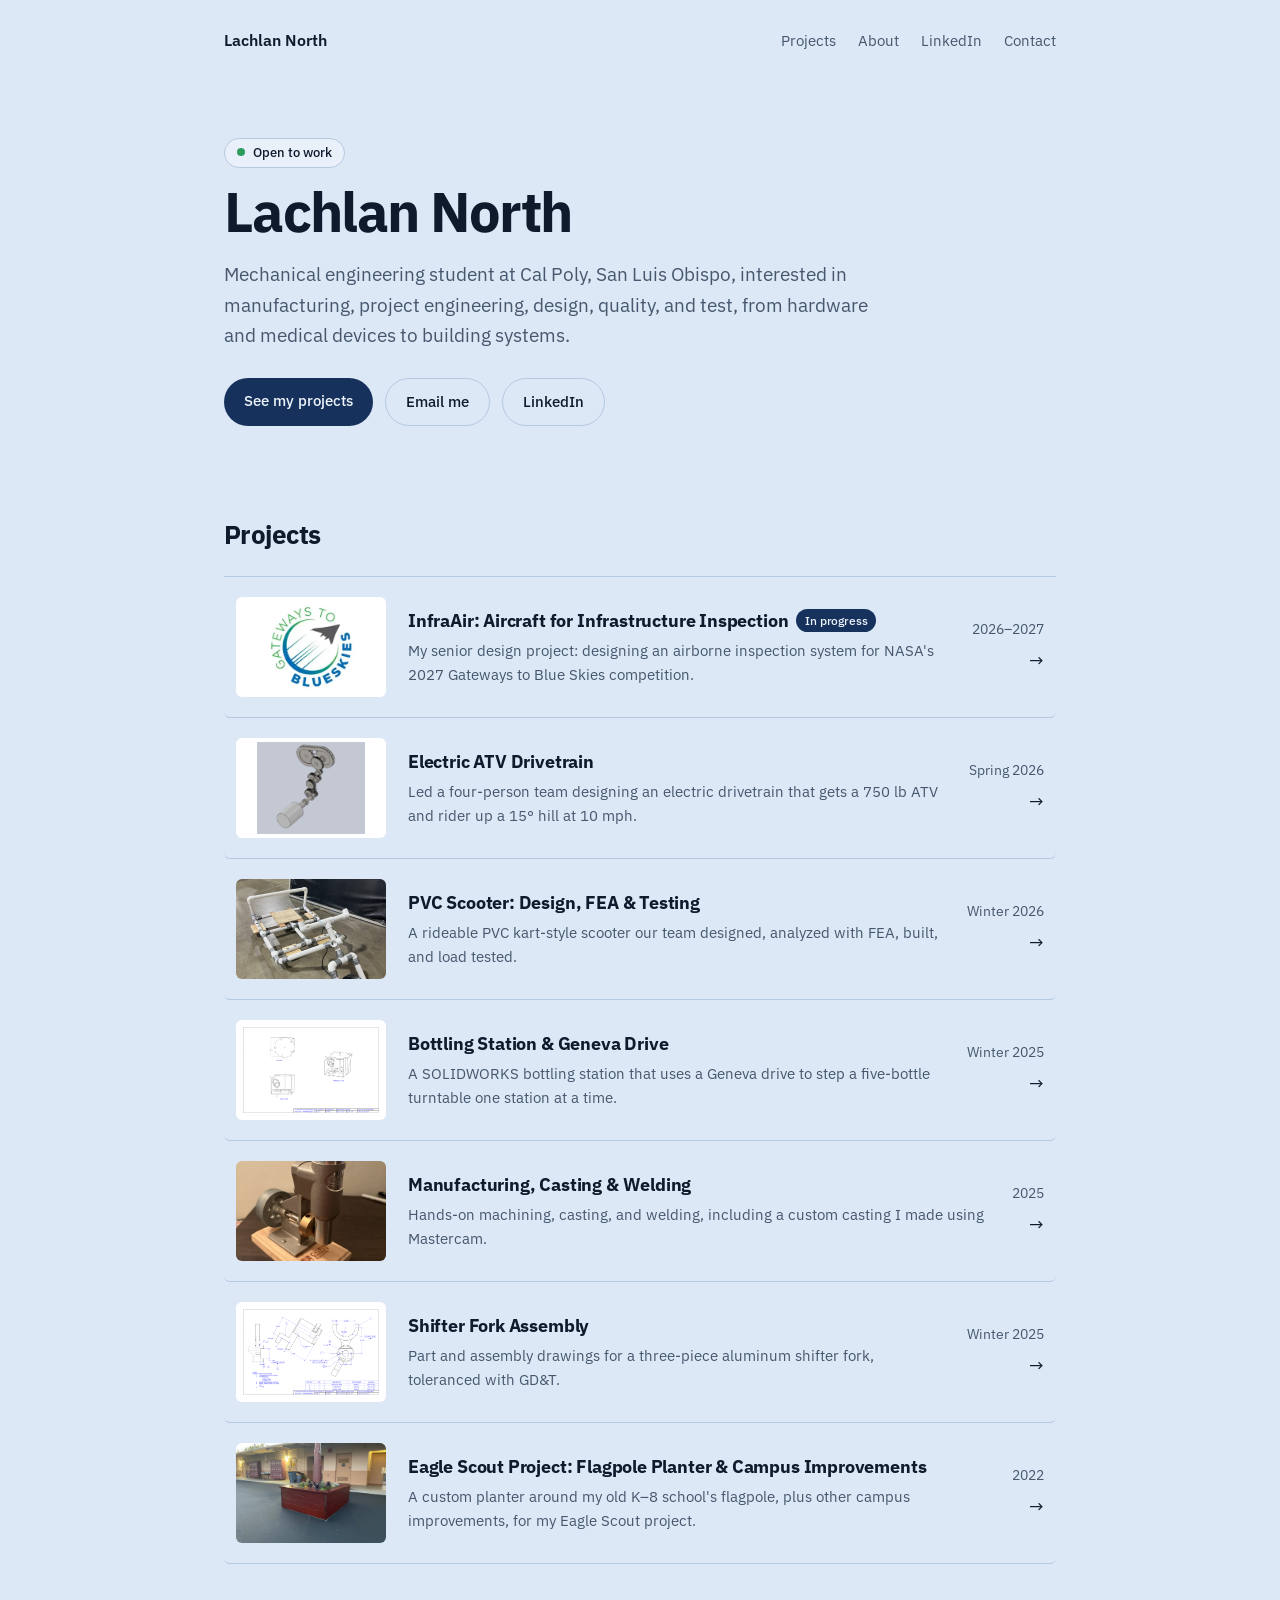
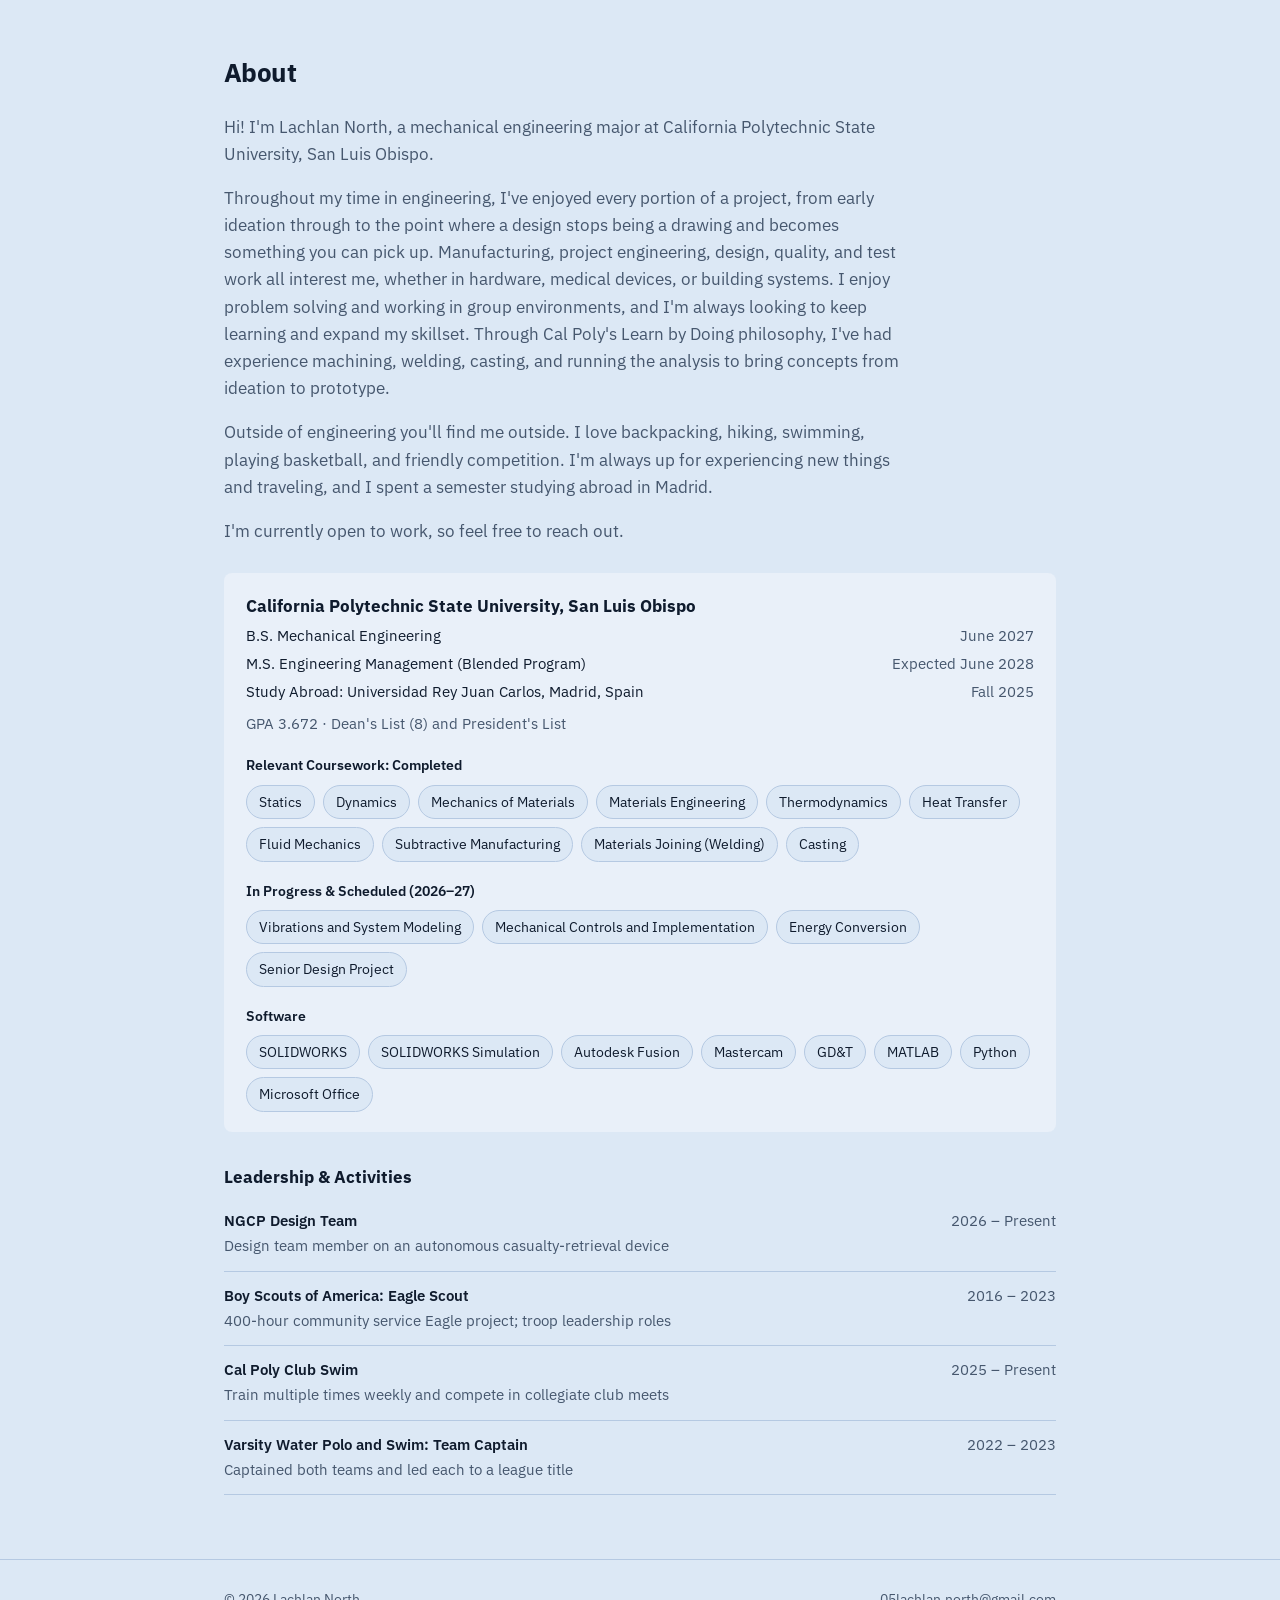
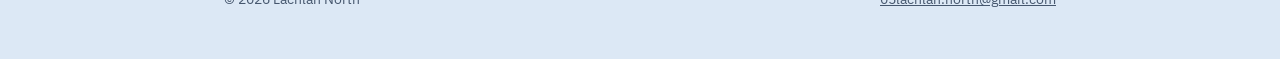
<file: index.html>
<!doctype html>
<html lang="en">
<head>
<meta charset="utf-8">
<meta name="viewport" content="width=device-width, initial-scale=1">
<title>Lachlan North · Mechanical Engineering Portfolio</title>
<meta name="description" content="Mechanical engineering portfolio of Lachlan North, Cal Poly San Luis Obispo.">
<link rel="preconnect" href="https://fonts.googleapis.com">
<link rel="preconnect" href="https://fonts.gstatic.com" crossorigin>
<link href="https://fonts.googleapis.com/css2?family=IBM+Plex+Sans:wght@400;500;600;700&family=IBM+Plex+Mono:wght@400;500&display=swap" rel="stylesheet">
<link rel="stylesheet" href="style.css">
</head>
<body>

<header>
  <div class="wrap nav">
    <a class="name" href="#">Lachlan North</a>
    <nav>
      <a href="#projects">Projects</a>
      <a href="#about">About</a>
      <a class="opt" href="https://www.linkedin.com/in/lachlan-north-96b2ba246" target="_blank" rel="noopener">LinkedIn</a>
      <a href="mailto:05lachlan.north@gmail.com">Contact</a>
    </nav>
  </div>
</header>

<main class="wrap">
  <div class="intro">
    <span class="open-tag">Open to work</span>
    <h1>Lachlan North</h1>
    <p>Mechanical engineering student at Cal Poly, San Luis Obispo, interested in manufacturing, project engineering, design, quality, and test, from hardware and medical devices to building systems.</p>
    <div class="actions">
      <a class="btn" href="#projects">See my projects</a>
      <a class="btn ghost" href="mailto:05lachlan.north@gmail.com">Email me</a>
      <a class="btn ghost" href="https://www.linkedin.com/in/lachlan-north-96b2ba246" target="_blank" rel="noopener">LinkedIn</a>
    </div>
  </div>

  <section id="projects">
    <h2>Projects</h2>
    <ul class="projects" id="project-list"></ul>
  </section>

  <section id="about" class="about">
    <h2>About</h2>
    <div id="about-text"></div>
    <div id="education"></div>
    <div id="activities"></div>
  </section>
</main>

<footer>
  <div class="wrap">
    <span>© <span id="year"></span> Lachlan North</span>
    <a href="mailto:05lachlan.north@gmail.com">05lachlan.north@gmail.com</a>
  </div>
</footer>

<!-- Project details pop-up (filled in from data.js when a project is clicked) -->
<dialog id="project-dialog" aria-labelledby="detail-title">
  <div class="dlg-head">
    <h2 id="detail-title"></h2>
    <button class="close" type="button" aria-label="Close">×</button>
  </div>
  <div class="dlg-body" id="detail-content"></div>
</dialog>

<script src="data.js"></script>
<script>
  const esc = s => String(s ?? "").replace(/[&<>"']/g, c => ({ "&": "&amp;", "<": "&lt;", ">": "&gt;", '"': "&quot;", "'": "&#39;" }[c]));

  // ---- Project list ----
  document.getElementById("project-list").innerHTML = PROJECTS.map(p => `
    <li>
      <button class="row" type="button" data-open="${esc(p.id)}">
        ${p.cover
          ? `<div class="thumb"><img src="${esc(p.cover)}" alt="" loading="lazy" class="${p.coverFit === "contain" ? "contain" : ""}"></div>`
          : `<div class="thumb text">${esc(p.thumbText || p.title)}</div>`}
        <div>
          <h3>${esc(p.title)}${p.status ? `<span class="tag">${esc(p.status)}</span>` : ""}</h3>
          <p>${esc(p.summary)}</p>
        </div>
        <div class="meta">${esc(p.year)}<span class="arrow">→</span></div>
      </button>
    </li>`).join("");

  // ---- About, education and activities ----
  const chips = list => `<div class="courses">${list.map(c => `<span>${esc(c)}</span>`).join("")}</div>`;
  document.getElementById("about-text").innerHTML = ABOUT.map(t => `<p>${esc(t)}</p>`).join("");
  const E = EDUCATION;
  document.getElementById("education").innerHTML = `
    <div class="edu">
      <h3>${esc(E.school)}</h3>
      ${E.degrees.map(d => `<div class="degree"><span>${esc(d.name)}</span><span>${esc(d.date)}</span></div>`).join("")}
      ${E.honors ? `<div class="sub">${esc(E.honors)}</div>` : ""}
      <h4>Relevant Coursework: Completed</h4>${chips(E.completed)}
      <h4>In Progress &amp; Scheduled (2026–27)</h4>${chips(E.inProgress)}
      <h4>Software</h4>${chips(E.software)}
    </div>`;
  document.getElementById("activities").innerHTML = ACTIVITIES.length ? `
    <h3 class="sub-head">Leadership &amp; Activities</h3>
    <ul class="activities">${ACTIVITIES.map(a => `
      <li><div><b>${esc(a.name)}</b><span>${esc(a.detail)}</span></div><span class="date">${esc(a.date)}</span></li>`).join("")}
    </ul>` : "";

  // ---- Project pop-up ----
  const dialog = document.getElementById("project-dialog");
  const content = document.getElementById("detail-content");

  function openProject(id) {
    const p = PROJECTS.find(x => x.id === id);
    if (!p) return;
    const imgs = p.images || [];
    document.getElementById("detail-title").textContent = p.title;
    content.innerHTML = `
      ${p.facts ? `<p class="facts">${p.facts.map(f => `<b>${esc(f.label)}:</b> ${esc(f.value)}`).join(" &nbsp;·&nbsp; ")}</p>` : ""}
      ${imgs[0] ? `<a href="${esc(imgs[0].src)}" target="_blank" rel="noopener"><img class="hero-img${imgs[0].small ? " small" : ""}" src="${esc(imgs[0].src)}" alt="${esc(imgs[0].caption)}"></a>` : ""}
      ${(p.sections || []).map(s => `
        ${s.heading ? `<h3>${esc(s.heading)}</h3>` : ""}
        ${(s.text || []).map(t => `<p>${esc(t)}</p>`).join("")}
        ${s.list ? `<ul>${s.list.map(li => `<li>${esc(li)}</li>`).join("")}</ul>` : ""}`).join("")}
      ${p.video ? `<video src="${esc(p.video.src)}" controls muted playsinline preload="metadata"></video>` : ""}
      ${imgs.length > 1 ? `<div class="pics">${imgs.slice(1).map(im => `
        <figure class="${im.photo ? "" : "wide"}">
          <a href="${esc(im.src)}" target="_blank" rel="noopener"><img src="${esc(im.src)}" alt="${esc(im.caption)}" loading="lazy" class="${im.photo ? "photo" : ""}"></a>
          <figcaption>${esc(im.caption)}</figcaption>
        </figure>`).join("")}</div>` : ""}
      ${p.downloads ? `<div class="downloads">${p.downloads.map(d => `<a class="btn ghost" href="${esc(d.href)}" target="_blank" rel="noopener">${esc(d.label)} ↗</a>`).join("")}</div>` : ""}`;
    dialog.scrollTop = 0;
    if (!dialog.open) dialog.showModal();
    history.replaceState(null, "", "#" + p.id);
  }

  function clearHash() {
    if (location.hash) history.replaceState(null, "", location.pathname + location.search);
  }
  function closeProject() {
    if (dialog.open) dialog.close();
    clearHash();
  }

  document.addEventListener("click", e => {
    const t = e.target.closest("[data-open]");
    if (t) openProject(t.dataset.open);
  });
  dialog.querySelector(".close").addEventListener("click", closeProject);
  dialog.addEventListener("click", e => { if (e.target === dialog) closeProject(); });   // click outside to close
  dialog.addEventListener("close", () => {                                                 // also covers the Esc key
    dialog.querySelectorAll("video").forEach(v => v.pause());
    clearHash();
  });

  // Open a project directly from a link like index.html#atv-drivetrain
  const fromHash = location.hash.slice(1);
  if (fromHash && PROJECTS.some(p => p.id === fromHash)) openProject(fromHash);

  document.getElementById("year").textContent = new Date().getFullYear();
</script>
</body>
</html>
</file>
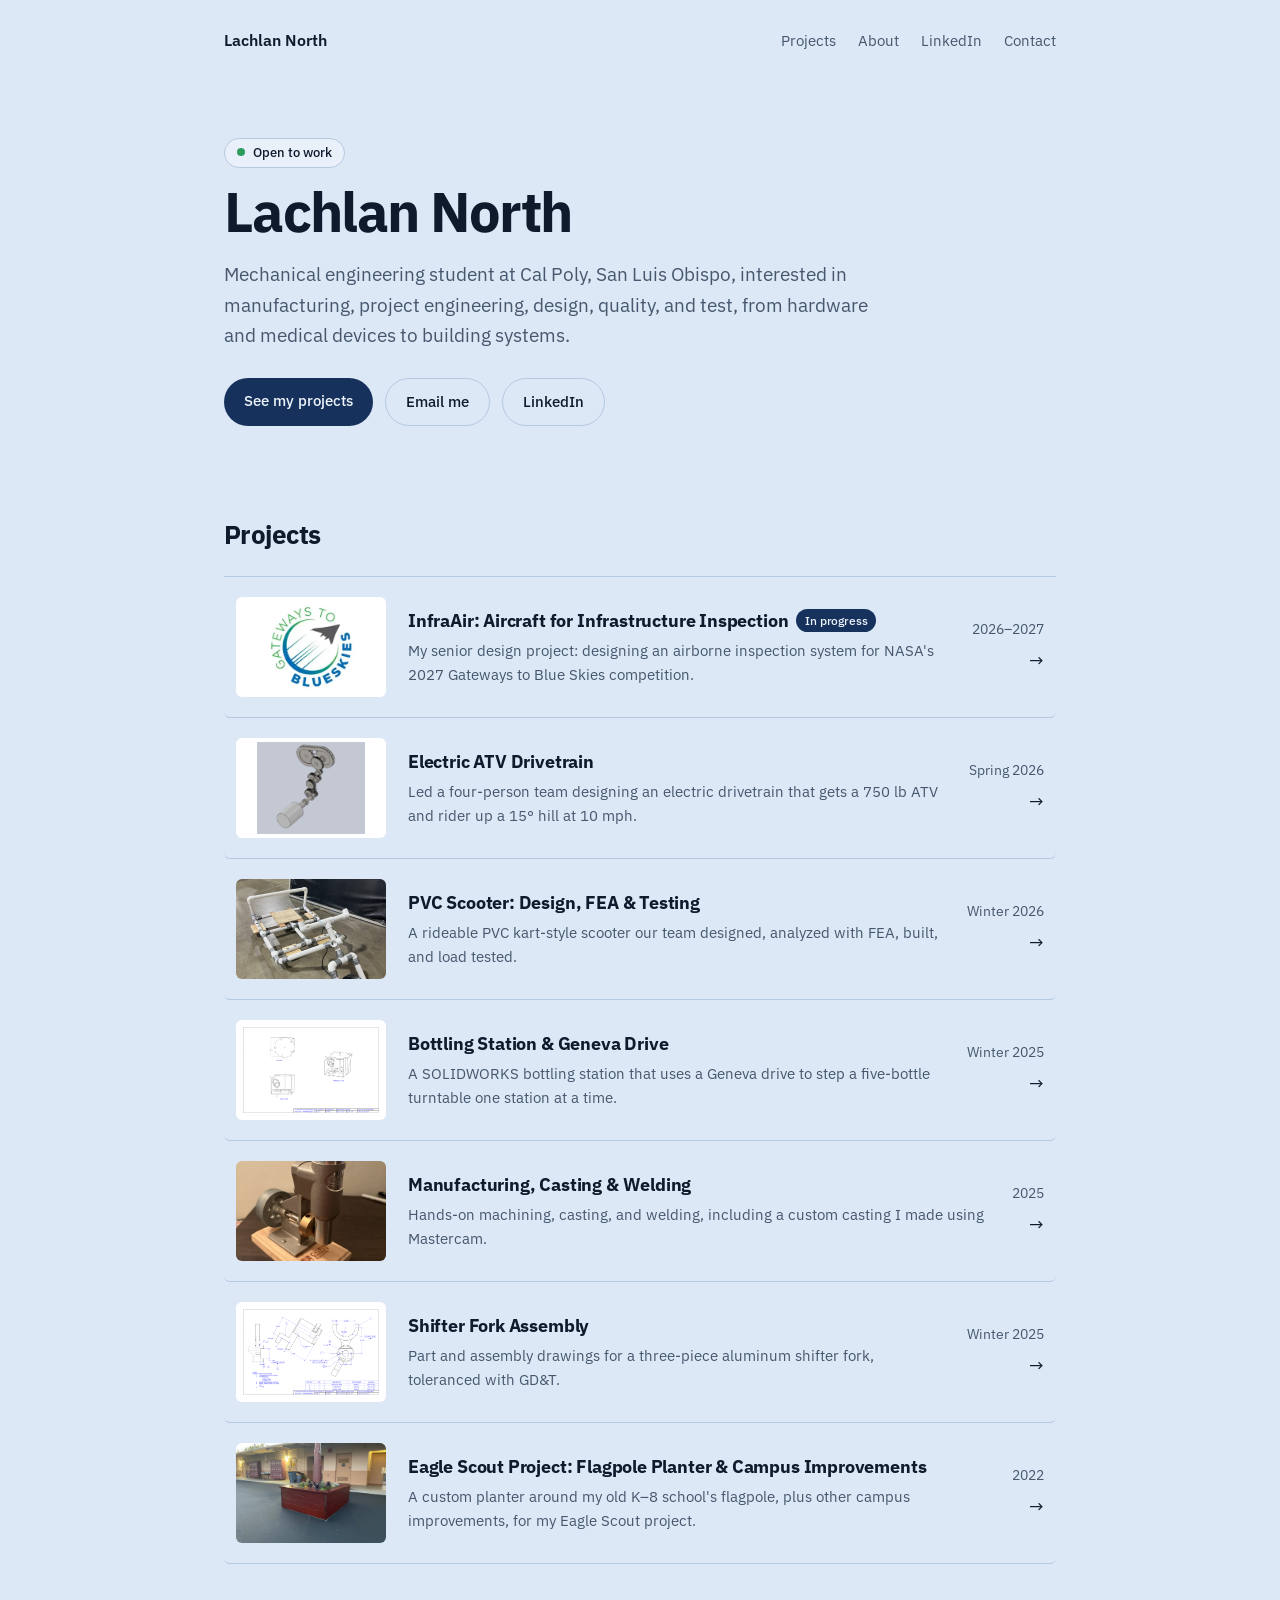
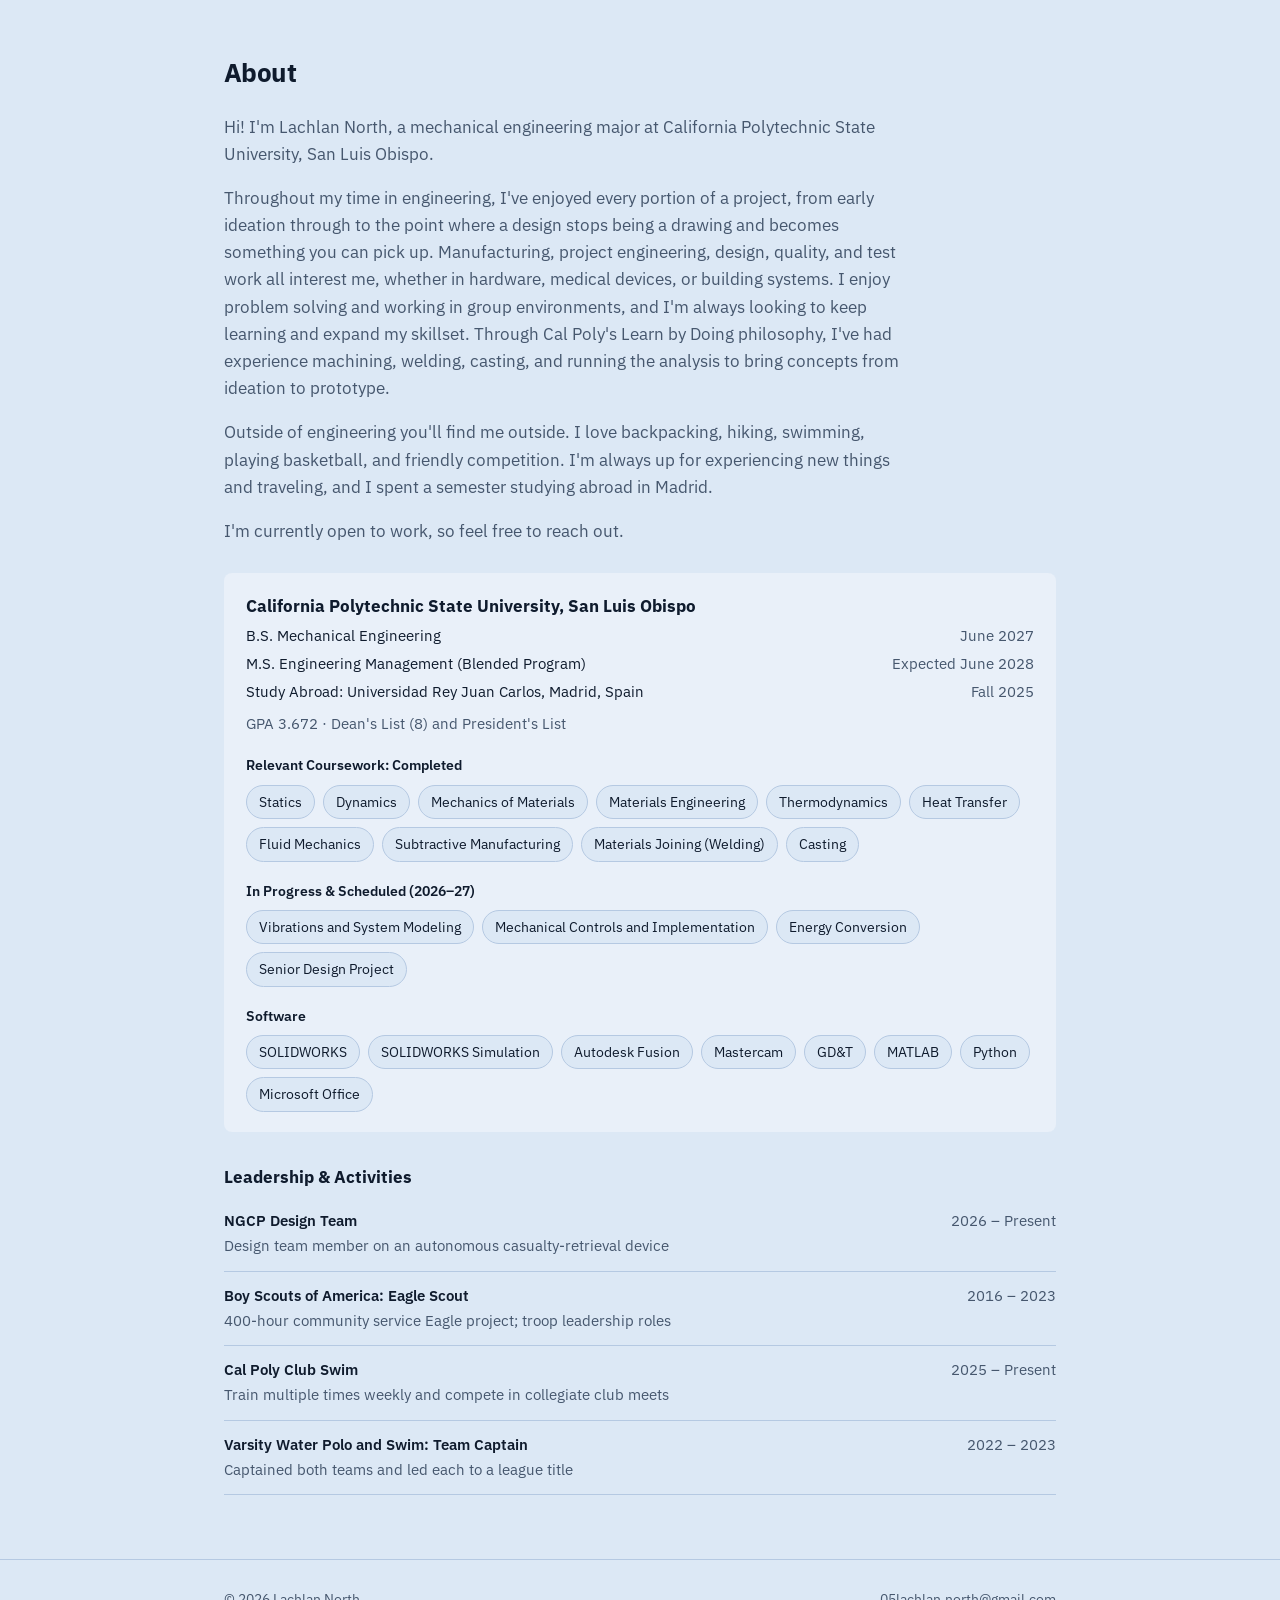
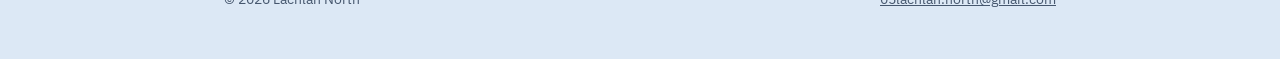
<file: project.html>
<!doctype html>
<html lang="en">
<head>
<meta charset="utf-8">
<meta name="viewport" content="width=device-width, initial-scale=1">
<title>Lachlan North · Portfolio</title>
<!-- Projects now open in a pop-up on the homepage. This page forwards old links (project.html?p=id) there. -->
<script>
  const id = new URLSearchParams(location.search).get("p");
  location.replace("index.html" + (id ? "#" + encodeURIComponent(id) : ""));
</script>
</head>
<body><a href="index.html">Go to the portfolio</a></body>
</html>
</file>
<file: style.css>
:root {
  --bg: #dce8f5;
  --panel: #e9f0f9;
  --ink: #0f1b2d;
  --muted: #46576e;
  --line: #b5c9e2;
  --accent: #16325c;
  --accent-ink: #eef4fb;
  --tag: #c5d7ec;
  --sans: "IBM Plex Sans", system-ui, -apple-system, "Segoe UI", sans-serif;
  --mono: "IBM Plex Mono", ui-monospace, Consolas, monospace;
}
@media (prefers-color-scheme: dark) {
  :root:not([data-theme="light"]) {
    --bg: #0f1a2b; --panel: #15233a; --ink: #e6edf7; --muted: #9aabc4;
    --line: #24375a; --accent: #cfe0f7; --accent-ink: #0f1a2b; --tag: #1f3354;
  }
}
:root[data-theme="dark"] {
  --bg: #0f1a2b; --panel: #15233a; --ink: #e6edf7; --muted: #9aabc4;
  --line: #24375a; --accent: #cfe0f7; --accent-ink: #0f1a2b; --tag: #1f3354;
}

* { box-sizing: border-box; }
html { scroll-behavior: smooth; }
body { margin: 0; background: var(--bg); color: var(--ink); font: 16px/1.6 var(--sans); -webkit-font-smoothing: antialiased; }
a { color: inherit; }
img { max-width: 100%; display: block; }
.wrap { max-width: 880px; margin: 0 auto; padding: 0 24px; }

/* Header */
header { padding: 28px 0; }
.nav { display: flex; justify-content: space-between; align-items: center; gap: 16px; }
.nav .name { font-weight: 600; text-decoration: none; }
.nav nav { display: flex; gap: 22px; font-size: 15px; }
.nav nav a { text-decoration: none; color: var(--muted); }
.nav nav a:hover { color: var(--ink); }

/* Intro */
.intro { padding: 56px 0 64px; }
.intro h1 { font-size: clamp(38px, 6vw, 56px); line-height: 1.05; letter-spacing: -.03em; margin: 0 0 18px; }
.intro p { font-size: 19px; color: var(--muted); max-width: 34em; margin: 0 0 28px; }
.actions { display: flex; flex-wrap: wrap; gap: 12px; }
.btn { display: inline-block; padding: 11px 20px; border-radius: 999px; background: var(--accent); color: var(--accent-ink); text-decoration: none; font-size: 15px; font-weight: 500; }
.btn.ghost { background: transparent; color: var(--ink); border: 1px solid var(--line); }
.btn:hover { opacity: .9; }

/* Sections */
section { padding: 24px 0 64px; }
h2 { font-size: 26px; letter-spacing: -.02em; margin: 0 0 20px; }

/* Project list */
.projects { list-style: none; margin: 0; padding: 0; border-top: 1px solid var(--line); }
.row { all: unset; box-sizing: border-box; display: grid; grid-template-columns: 150px 1fr auto; gap: 22px; align-items: center; width: 100%; padding: 20px 12px; border-bottom: 1px solid var(--line); cursor: pointer; border-radius: 6px; transition: background .15s; }
.row:hover { background: var(--panel); }
.row:focus-visible { outline: 2px solid var(--accent); outline-offset: 2px; }
.thumb { width: 150px; aspect-ratio: 3/2; border-radius: 6px; overflow: hidden; background: #fff; }
.thumb img { width: 100%; height: 100%; object-fit: cover; }
.thumb img.contain { object-fit: contain; padding: 4px; }
.thumb.text { display: grid; place-items: center; background: var(--accent); color: var(--accent-ink); font-weight: 600; font-size: 15px; text-align: center; line-height: 1.2; padding: 8px; }
.row h3 { font-size: 18px; margin: 0 0 4px; letter-spacing: -.01em; }
.row p { margin: 0; color: var(--muted); font-size: 15px; }
.meta { text-align: right; font-size: 14px; color: var(--muted); white-space: nowrap; }
.meta .arrow { display: block; margin-top: 6px; font-size: 18px; color: var(--ink); transition: transform .15s; }
.row:hover .arrow { transform: translateX(4px); }
.tag { display: inline-block; margin-left: 8px; padding: 2px 9px; border-radius: 999px; background: var(--accent); color: var(--accent-ink); font-size: 12px; font-weight: 500; vertical-align: 2px; }

/* About */
.about p { color: var(--muted); font-size: 17px; max-width: 40em; }
.edu { margin-top: 28px; padding: 20px 22px; background: var(--panel); border-radius: 8px; }
.edu h3 { margin: 0; font-size: 17px; }
.edu .sub { color: var(--muted); font-size: 15px; margin: 2px 0 10px; }
.edu h4 { margin: 18px 0 8px; font-size: 14px; font-weight: 600; }
.degree { display: flex; justify-content: space-between; gap: 16px; font-size: 15px; margin-top: 4px; }
.degree span:last-child { color: var(--muted); white-space: nowrap; }
.edu .degree + .sub { margin-top: 8px; }
.open-tag { display: inline-block; margin-bottom: 14px; padding: 4px 12px; border-radius: 999px; border: 1px solid var(--line); background: var(--panel); font-size: 13px; font-weight: 500; }
.open-tag::before { content: ""; display: inline-block; width: 8px; height: 8px; margin-right: 8px; border-radius: 50%; background: #2e9d5b; vertical-align: 1px; }
.sub-head { font-size: 17px; margin: 32px 0 6px; }
.activities { list-style: none; margin: 0; padding: 0; }
.activities li { display: flex; justify-content: space-between; gap: 16px; padding: 12px 0; border-bottom: 1px solid var(--line); }
.activities b { display: block; font-weight: 600; font-size: 15px; }
.activities span { color: var(--muted); font-size: 14.5px; }
.activities .date { white-space: nowrap; }
.courses { display: flex; flex-wrap: wrap; gap: 8px; }
.courses span { padding: 5px 12px; border-radius: 999px; background: var(--bg); border: 1px solid var(--line); font-size: 14px; }
.edu ul { margin: 0; padding-left: 18px; color: var(--muted); font-size: 15px; }
.edu li { margin-bottom: 4px; }

footer { padding: 28px 0 48px; border-top: 1px solid var(--line); color: var(--muted); font-size: 14px; }
footer .wrap { display: flex; justify-content: space-between; flex-wrap: wrap; gap: 12px; }

/* Project pop-up */
dialog { border: 0; border-radius: 12px; background: var(--bg); color: var(--ink); width: min(820px, 100% - 32px); max-height: 90vh; padding: 0; overflow: auto; box-shadow: 0 20px 60px rgba(0,0,0,.35); }
dialog::backdrop { background: rgba(10, 22, 40, .75); }
.dlg-head { position: sticky; top: 0; z-index: 1; display: flex; justify-content: space-between; align-items: center; gap: 16px; padding: 18px 28px; background: var(--bg); border-bottom: 1px solid var(--line); }
.dlg-head h2 { font-size: 22px; margin: 0; }
.close { flex: none; width: 36px; height: 36px; border: 1px solid var(--line); border-radius: 50%; background: none; color: var(--ink); font-size: 20px; line-height: 1; cursor: pointer; }
.close:hover { border-color: var(--ink); }
.dlg-body { padding: 8px 28px 32px; }
.facts { color: var(--muted); font-size: 14px; margin: 14px 0 0; }
.facts b { color: var(--ink); font-weight: 500; }
.hero-img { width: 100%; max-height: 440px; object-fit: contain; background: #fff; border-radius: 8px; margin-top: 18px; }
.hero-img.small { width: auto; max-width: 100%; height: 220px; padding: 12px 0; margin-left: auto; margin-right: auto; }
a:has(> .hero-img.small) { display: block; background: #fff; border-radius: 8px; margin-top: 18px; }
a > .hero-img.small { margin-top: 0; }
.dlg-body h3 { font-size: 17px; margin: 26px 0 6px; }
.dlg-body p, .dlg-body li { color: var(--muted); font-size: 15.5px; }
.dlg-body p { margin: 0 0 10px; }
.dlg-body ul { padding-left: 20px; margin: 0; }
.dlg-body li { margin-bottom: 6px; }
.pics { display: grid; grid-template-columns: 1fr 1fr; gap: 14px; margin-top: 26px; }
.pics figure { margin: 0; }
.pics img { width: 100%; aspect-ratio: 4/3; object-fit: contain; background: #fff; border-radius: 6px; }
.pics img.photo { object-fit: cover; }
.pics figure.wide { grid-column: 1 / -1; }
.pics figure.wide img { aspect-ratio: auto; height: auto; }
.pics figcaption { font-size: 13px; color: var(--muted); margin-top: 6px; }
.dlg-body video { display: block; width: 100%; margin-top: 22px; border-radius: 8px; background: #000; }
.downloads { display: flex; flex-wrap: wrap; gap: 10px; margin-top: 26px; }

@media (max-width: 640px) {
  .wrap { padding: 0 16px; }
  .nav nav { gap: 14px; font-size: 14px; }
  .nav nav a.opt { display: none; }
  .nav .name { white-space: nowrap; }
  .intro { padding: 32px 0 44px; }
  .row { grid-template-columns: 96px 1fr; gap: 14px; padding: 16px 4px; }
  .thumb { width: 96px; }
  .meta { grid-column: 2; text-align: left; }
  .meta .arrow { display: none; }
  .pics { grid-template-columns: 1fr; }
  .dlg-head, .dlg-body { padding-left: 18px; padding-right: 18px; }
}
</file>
